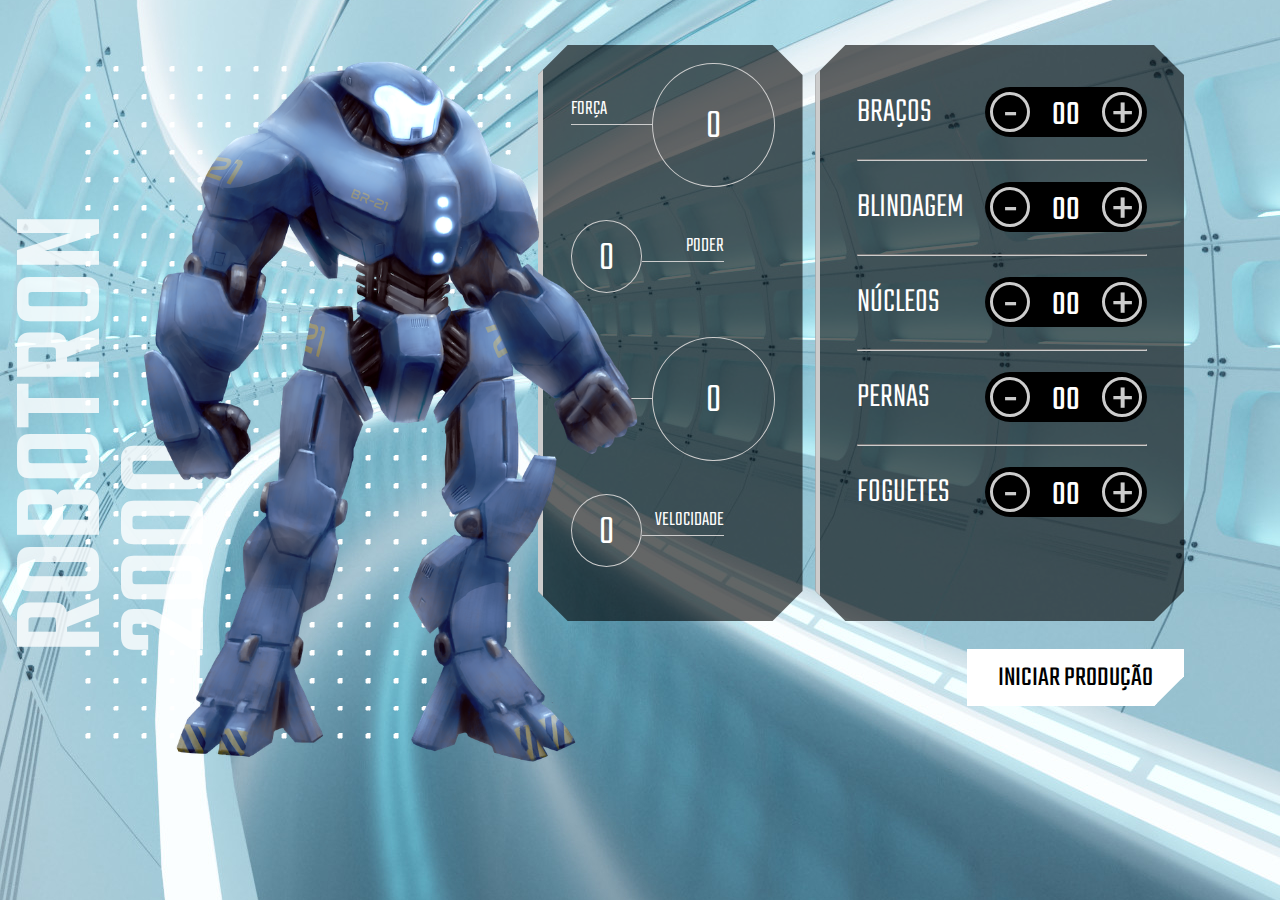
<file: index.html>
<!DOCTYPE html>
<html lang="en">
<head>
    <meta charset="UTF-8">
    <meta http-equiv="X-UA-Compatible" content="IE=edge">
    <meta name="viewport" content="width=device-width, initial-scale=1.0">
    <link rel="shortcut icon" type="image/jpg" href="img/favicon.ico"/>
    <title>Robotron 2000</title>

    <link rel="stylesheet" href="css/style.css">
    <link rel="preconnect" href="https://fonts.googleapis.com">
    <link rel="preconnect" href="https://fonts.gstatic.com" crossorigin>
    <link href="https://fonts.googleapis.com/css2?family=Teko:wght@300;500&display=swap" rel="stylesheet"> 
</head>
<body>
    <main>
        <section class="robotron">
            <img class="robo" src="img/robotron.png" alt="Robotron">
            <figcaption class="titulo">ROBOTRON <br>2000</figcaption>
        </section>

        <section class="box estatisticas">
            <div class="estatistica">
                <p class="estatistica-titulo">Força</p>
                <div class="estatistica-valor">
                    <p class="estatistica-numero" data-estatistica="forca">0</p>
                </div>
            </div>
            <div class="estatistica">
                <p class="estatistica-titulo">Poder</p>
                <div class="estatistica-valor">
                    <p class="estatistica-numero" data-estatistica="poder">0</p>
                </div>
            </div>
            <div class="estatistica">
                <p class="estatistica-titulo">Energia</p>
                <div class="estatistica-valor">
                    <p class="estatistica-numero" data-estatistica="energia">0</p>
                </div>
            </div>
            <div class="estatistica">
                <p class="estatistica-titulo">Velocidade</p>
                <div class="estatistica-valor">
                    <p class="estatistica-numero" data-estatistica="velocidade">0</p>
                </div>
            </div>
        </section>

        <section class="equipamentos">
            <form action="" class="montador">
                <div class="box montador-conteudo">
                    <div class="peca">
                        <label for="" class="peca-titulo">Braços</label>
                        <div class="controle">
                            <buttom class="controle-ajuste" data-controle="-" data-peca="bracos">-</buttom>
                            <input type="text" class="controle-contador" value="00" data-contador>
                            <buttom class="controle-ajuste" data-controle="+" data-peca="bracos">+</buttom>
                        </div>
                    </div>
                    <hr class="linha">
                    <div class="peca">
                        <label for="" class="peca-titulo">Blindagem</label>
                        <div class="controle">
                            <buttom class="controle-ajuste" data-controle="-" data-peca="blindagem">-</buttom>
                            <input type="text" class="controle-contador" value="00" data-contador>
                            <buttom class="controle-ajuste" data-controle="+" data-peca="blindagem">+</buttom>
                        </div>
                    </div>
                    <hr class="linha">
                    <div class="peca">
                        <label for="" class="peca-titulo">Núcleos</label>
                        <div class="controle">
                            <buttom class="controle-ajuste" data-controle="-" data-peca="nucleos">-</buttom>
                            <input type="text" class="controle-contador" value="00" data-contador>
                            <buttom class="controle-ajuste" data-controle="+" data-peca="nucleos">+</buttom>
                        </div>
                    </div>
                    <hr class="linha">
                    <div class="peca">
                        <label for="" class="peca-titulo">Pernas</label>
                        <div class="controle">
                            <buttom class="controle-ajuste" data-controle="-" data-peca="pernas">-</buttom>
                            <input type="text" class="controle-contador" value="00" data-contador>
                            <buttom class="controle-ajuste" data-controle="+" data-peca="pernas">+</buttom>
                        </div>
                    </div>
                    <hr class="linha">
                    <div class="peca">
                        <label for="" class="peca-titulo">Foguetes</label>
                        <div class="controle">
                            <buttom class="controle-ajuste" data-controle="-" data-peca="foguete">-</buttom>
                            <input type="text" class="controle-contador" value="00" data-contador>
                            <buttom class="controle-ajuste" data-controle="+" data-peca="foguete">+</buttom>
                        </div>
                    </div>
                </div>
                <input type="submit" value="Iniciar produção" class="producao" id="producao">
            </form>
        </section>
    </main>
    <script rel="javascript" src="./js/main.js"></script>
</body>
</html>
</file>
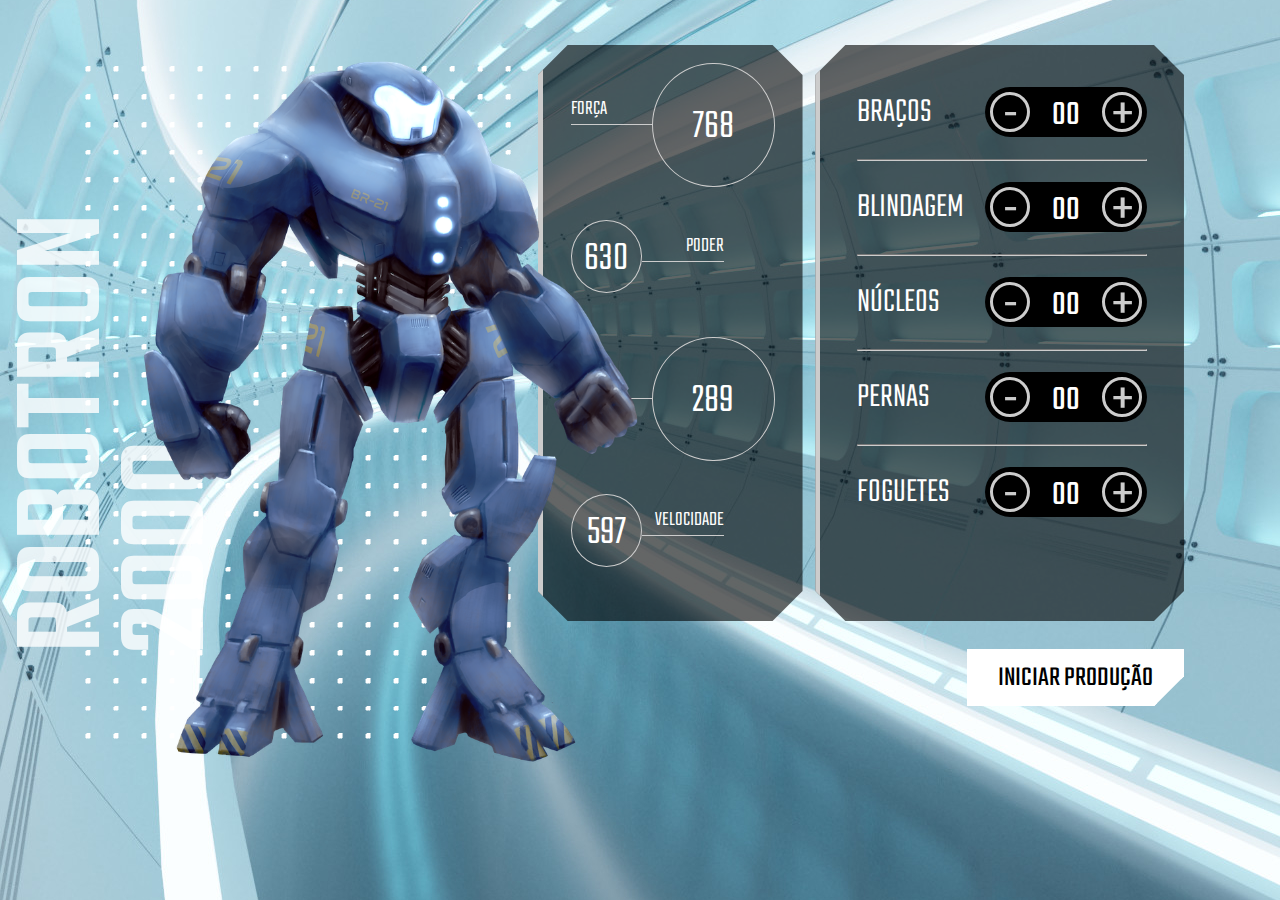
<file: bkp/-robotron-2000-projeto_inicial/index.html>
<!DOCTYPE html>
<html lang="en">
<head>
    <meta charset="UTF-8">
    <meta http-equiv="X-UA-Compatible" content="IE=edge">
    <meta name="viewport" content="width=device-width, initial-scale=1.0">
    <link rel="shortcut icon" type="image/jpg" href="img/favicon.ico"/>
    <title>Robotron 2000</title>

    <link rel="stylesheet" href="css/style.css">
    <link rel="preconnect" href="https://fonts.googleapis.com">
    <link rel="preconnect" href="https://fonts.gstatic.com" crossorigin>
    <link href="https://fonts.googleapis.com/css2?family=Teko:wght@300;500&display=swap" rel="stylesheet"> 
</head>
<body>
    <main>
        <section class="robotron">
            <img class="robo" src="img/robotron.png" alt="Robotron">
            <figcaption class="titulo">ROBOTRON <br>2000</figcaption>
        </section>

        <section class="box estatisticas">
            <div class="estatistica">
                <p class="estatistica-titulo">Força</p>
                <div class="estatistica-valor">
                    <p class="estatistica-numero">768</p>
                </div>
            </div>
            <div class="estatistica">
                <p class="estatistica-titulo">Poder</p>
                <div class="estatistica-valor">
                    <p class="estatistica-numero">630</p>
                </div>
            </div>
            <div class="estatistica">
                <p class="estatistica-titulo">Energia</p>
                <div class="estatistica-valor">
                    <p class="estatistica-numero">289</p>
                </div>
            </div>
            <div class="estatistica">
                <p class="estatistica-titulo">Velocidade</p>
                <div class="estatistica-valor">
                    <p class="estatistica-numero">597</p>
                </div>
            </div>
        </section>

        <section class="equipamentos">
            <form action="" class="montador">
                <div class="box montador-conteudo">
                    <div class="peca">
                        <label for="" class="peca-titulo">Braços</label>
                        <div class="controle">
                            <buttom class="controle-ajuste">-</buttom>
                            <input type="text" class="controle-contador" value="00">
                            <buttom class="controle-ajuste">+</buttom>
                        </div>
                    </div>
                    <hr class="linha">
                    <div class="peca">
                        <label for="" class="peca-titulo">Blindagem</label>
                        <div class="controle">
                            <buttom class="controle-ajuste">-</buttom>
                            <input type="text" class="controle-contador" value="00">
                            <buttom class="controle-ajuste">+</buttom>
                        </div>
                    </div>
                    <hr class="linha">
                    <div class="peca">
                        <label for="" class="peca-titulo">Núcleos</label>
                        <div class="controle">
                            <buttom class="controle-ajuste">-</buttom>
                            <input type="text" class="controle-contador" value="00">
                            <buttom class="controle-ajuste">+</buttom>
                        </div>
                    </div>
                    <hr class="linha">
                    <div class="peca">
                        <label for="" class="peca-titulo">Pernas</label>
                        <div class="controle">
                            <buttom class="controle-ajuste">-</buttom>
                            <input type="text" class="controle-contador" value="00">
                            <buttom class="controle-ajuste">+</buttom>
                        </div>
                    </div>
                    <hr class="linha">
                    <div class="peca">
                        <label for="" class="peca-titulo">Foguetes</label>
                        <div class="controle">
                            <buttom class="controle-ajuste">-</buttom>
                            <input type="text" class="controle-contador" value="00">
                            <buttom class="controle-ajuste">+</buttom>
                        </div>
                    </div>
                </div>
                <input type="submit" value="Iniciar produção" class="producao" id="producao">
            </form>
        </section>
    </main>
</body>
</html>
</file>
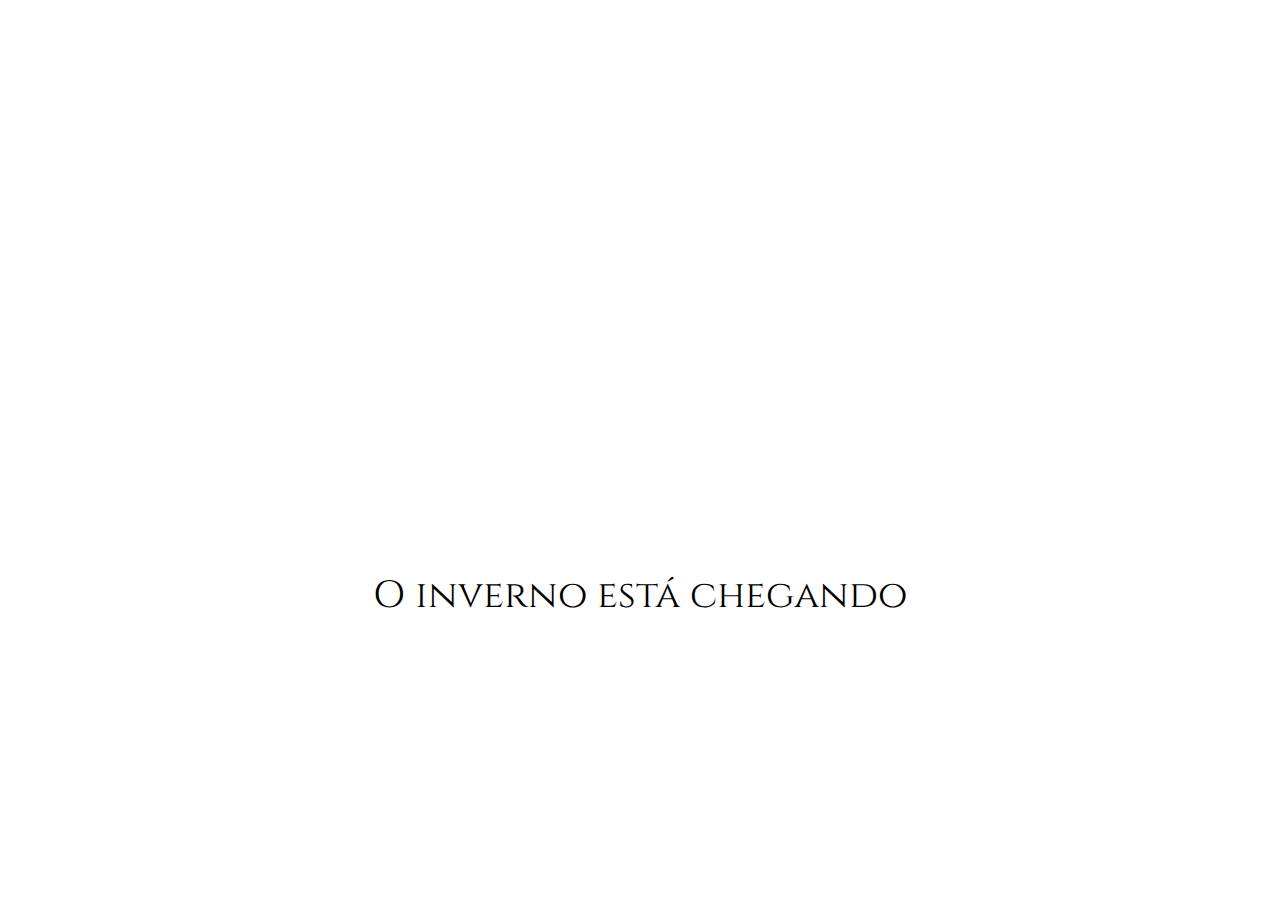
<file: desafio/challenge_1/index.html>
<!DOCTYPE html>
<html lang="en" >
<head>
  <meta charset="UTF-8">
  <title>Manipulando o DOM - Aula 1</title>
  <link rel="stylesheet" href="./style.css">
</head>
<body>

<!-- fonte  --> 
<link rel="preconnect" href="https://fonts.googleapis.com"> 
<link rel="preconnect" href="https://fonts.gstatic.com" crossorigin>
<link href="https://fonts.googleapis.com/css2?family=Cinzel:wght@600&display=swap" rel="stylesheet">
<!-- fonte  -->

<section class="container">
<div class="trono"></div>
<p id="texto">O inverno está chegando</p>
</section>

</body>
</html>
</file>
<file: css/style.css>
:root {
    --main-cinza: #CCCCCC;
    --main-branco: #FFFFFF;
    --main-preto: #000000;
}

* {
    box-sizing: border-box;
}

body {
    background: url(../img/fundo.jpg);
    background-position: center center;
    background-size: cover cover;
    padding: 0;
    margin: 0;
    font-weight: 300;
}

body, input {
    font-family: 'Teko', sans-serif;
}

main {
    width: 80vw;
    height: 80vh;
    margin: 10vh 8vw 10vh 12vw;
    display: flex;
    gap: 1vw;
}

.robotron {
    background: url(../img/estrutura.png) no-repeat;
    background-position: center center;
    margin: 0;
    flex-basis: 40%;
    position: relative;
}

.robo {
    height: 110%;
    z-index: 1;
    position: absolute;
    left: -20%;
    top: -5%;
}

.titulo {
    transform: rotate(180deg);
    font-weight: 500;
    font-size: 130px;
    position: absolute;
    bottom: 7rem;
    left: -3rem;
    line-height: 0.8;
    writing-mode: vertical-rl;
    text-orientation: mixed;
    color: rgba(255,255,255,0.8)
}

.box {
    background: rgba(0,0,0,0.6);
    clip-path: polygon(calc(100% - 30px) 0, 100% 30px, 100% calc(100% - 30px), calc(100% - 30px) 100%, 30px 100%, 0 calc(100% - 30px), 0 30px, 30px 0);
    border-left: 5px solid var(--main-cinza);
    height: 80%;
}

/****************************** Equipamentos *****/

.equipamentos {
    flex-basis: 32%;
}

.montador {
    height: 100%;;
}

.montador-conteudo {
    padding: 2em 10%;
}

.peca {
    padding: 1em 0;
}

.peca-titulo {
    color: var(--main-branco);
    text-transform: uppercase;
    font-size: 2.5em;
}

.controle {
    background: var(--main-preto);
    border-radius: 25px;
    float: right;
    display: inline-flex;
    padding: 5px;
    align-items: center;
    align-self: flex-end;
}

.controle-contador {
    width: 40px;
    height: 35px;
    background: none;
    border: 0;
    margin: 0 1rem;
    color: var(--main-branco);
    text-align: center;
    font-size: 2.5em;
    display: inline-flex;
    align-items: center;
    padding-top: 8px;
}

.controle-ajuste {
    display: inline-block;
    width: 40px;
    height: 40px;
    line-height: 44px;
    border-radius: 50%;
    color: var(--main-cinza);
    font-size: 4em;
    background: var(--main-preto);
    text-align: center;
    border: 3px solid var(--main-cinza);
    cursor: pointer;
}

.linha {
    border-color: var(--main-cinza);
}

.producao {
    margin-top: 1em;
    font-size: 2em;
    text-transform: uppercase;
    padding: 0.2em 1em;
    float: right;
    border: 3px solid var(--main-branco);
    background: var(--main-branco);
    clip-path: polygon(100% 0, 100% calc(100% - 30px), calc(100% - 30px) 100%, 0 100%, 0 0);
    cursor: pointer;
}

.producao:hover {
    background: var(--main-preto);
    color: var(--main-branco)
}



/****************************** Estatísticas *****/
.estatisticas {
    flex-basis: 23%;
    padding: 2em 2em 0;
}

.estatistica {
    color: var(--main-branco);
    display: flex;
    align-items: flex-start;
    height: 25%;
}

.estatistica-titulo {
    font-size: 1.5em;
    border-bottom: 1px solid var(--main-cinza);
    flex-basis: 40%;
    text-transform: uppercase;
    order: 1
}

.estatistica-valor {
    flex-basis: 60%;
    position: relative;
    margin: 10px 0 0;
    order: 2;
    margin: -10px 0 0;
}

.estatistica-valor::after {
    content: "";
    display: block;
    padding-bottom: 100%;
    border: 1px solid var(--main-cinza);
    border-radius: 50%;
}

.estatistica-numero {
    position: absolute;
    top: 50%;
    transform: translateY(-46%);
    width: 100%;
    line-height: 100%;
    text-align: center;
    font-size: 3em;
    margin: 0;
}

.estatistica:nth-child(2n) .estatistica-titulo {
    order: 2;
    text-align: right;
}

.estatistica:nth-child(2n) .estatistica-valor {
    order: 1;
    flex-basis: 35%;
    margin: 10px 0 0;
}

@media screen and (max-width: 1600px) {
    body { 
        font-size: 14px;
    }
    main {
        width: 90vw;
        height: 80vh;
        margin: 5vh auto;
    }
}

@media screen and (max-width: 1200px) {
    body { 
        font-size: 13px;
    }

    main {
        width: 96vw;
        height: 80vh;
        margin: 10vh auto;
    }
}
</file>
<file: bkp/-robotron-2000-projeto_inicial/css/style.css>
:root {
    --main-cinza: #CCCCCC;
    --main-branco: #FFFFFF;
    --main-preto: #000000;
}

* {
    box-sizing: border-box;
}

body {
    background: url(../img/fundo.jpg);
    background-position: center center;
    background-size: cover cover;
    padding: 0;
    margin: 0;
    font-weight: 300;
}

body, input {
    font-family: 'Teko', sans-serif;
}

main {
    width: 80vw;
    height: 80vh;
    margin: 10vh 8vw 10vh 12vw;
    display: flex;
    gap: 1vw;
}

.robotron {
    background: url(../img/estrutura.png) no-repeat;
    background-position: center center;
    margin: 0;
    flex-basis: 40%;
    position: relative;
}

.robo {
    height: 110%;
    z-index: 1;
    position: absolute;
    left: -20%;
    top: -5%;
}

.titulo {
    transform: rotate(180deg);
    font-weight: 500;
    font-size: 130px;
    position: absolute;
    bottom: 7rem;
    left: -3rem;
    line-height: 0.8;
    writing-mode: vertical-rl;
    text-orientation: mixed;
    color: rgba(255,255,255,0.8)
}

.box {
    background: rgba(0,0,0,0.6);
    clip-path: polygon(calc(100% - 30px) 0, 100% 30px, 100% calc(100% - 30px), calc(100% - 30px) 100%, 30px 100%, 0 calc(100% - 30px), 0 30px, 30px 0);
    border-left: 5px solid var(--main-cinza);
    height: 80%;
}

/****************************** Equipamentos *****/

.equipamentos {
    flex-basis: 32%;
}

.montador {
    height: 100%;;
}

.montador-conteudo {
    padding: 2em 10%;
}

.peca {
    padding: 1em 0;
}

.peca-titulo {
    color: var(--main-branco);
    text-transform: uppercase;
    font-size: 2.5em;
}

.controle {
    background: var(--main-preto);
    border-radius: 25px;
    float: right;
    display: inline-flex;
    padding: 5px;
    align-items: center;
    align-self: flex-end;
}

.controle-contador {
    width: 40px;
    height: 35px;
    background: none;
    border: 0;
    margin: 0 1rem;
    color: var(--main-branco);
    text-align: center;
    font-size: 2.5em;
    display: inline-flex;
    align-items: center;
    padding-top: 8px;
}

.controle-ajuste {
    display: inline-block;
    width: 40px;
    height: 40px;
    line-height: 44px;
    border-radius: 50%;
    color: var(--main-cinza);
    font-size: 4em;
    background: var(--main-preto);
    text-align: center;
    border: 3px solid var(--main-cinza);
    cursor: pointer;
}

.linha {
    border-color: var(--main-cinza);
}

.producao {
    margin-top: 1em;
    font-size: 2em;
    text-transform: uppercase;
    padding: 0.2em 1em;
    float: right;
    border: 3px solid var(--main-branco);
    background: var(--main-branco);
    clip-path: polygon(100% 0, 100% calc(100% - 30px), calc(100% - 30px) 100%, 0 100%, 0 0);
    cursor: pointer;
}

.producao:hover {
    background: var(--main-preto);
    color: var(--main-branco)
}



/****************************** Estatísticas *****/
.estatisticas {
    flex-basis: 23%;
    padding: 2em 2em 0;
}

.estatistica {
    color: var(--main-branco);
    display: flex;
    align-items: flex-start;
    height: 25%;
}

.estatistica-titulo {
    font-size: 1.5em;
    border-bottom: 1px solid var(--main-cinza);
    flex-basis: 40%;
    text-transform: uppercase;
    order: 1
}

.estatistica-valor {
    flex-basis: 60%;
    position: relative;
    margin: 10px 0 0;
    order: 2;
    margin: -10px 0 0;
}

.estatistica-valor::after {
    content: "";
    display: block;
    padding-bottom: 100%;
    border: 1px solid var(--main-cinza);
    border-radius: 50%;
}

.estatistica-numero {
    position: absolute;
    top: 50%;
    transform: translateY(-46%);
    width: 100%;
    line-height: 100%;
    text-align: center;
    font-size: 3em;
    margin: 0;
}

.estatistica:nth-child(2n) .estatistica-titulo {
    order: 2;
    text-align: right;
}

.estatistica:nth-child(2n) .estatistica-valor {
    order: 1;
    flex-basis: 35%;
    margin: 10px 0 0;
}

@media screen and (max-width: 1600px) {
    body { 
        font-size: 14px;
    }
    main {
        width: 90vw;
        height: 80vh;
        margin: 5vh auto;
    }
}

@media screen and (max-width: 1200px) {
    body { 
        font-size: 13px;
    }

    main {
        width: 96vw;
        height: 80vh;
        margin: 10vh auto;
    }
}
</file>
<file: desafio/challenge_1/style.css>
* {
    margin: 0;
    padding: 0;
  }
  
  body {
    background: var(--cor-fundo);
    color: var(--cor-fonte);
    font-family: 'Cinzel', serif;
    font-size: 38px;
    user-select: none;
    transition: 2s;
  }
  
  .container {
    height: 90vh;
    width: 100%;
    display: flex;
    flex-direction: column;
    justify-content: center;
    align-items: center;
  }
  
  .trono {
    background-image: url("https://caelum-online-public.s3.amazonaws.com/1369-alura-mais-dark-mode/trono-preto.png");
    background-size: cover;
    width: 450px;
    height: 350px;
    margin-bottom: 30px;
    position: relative;
    top: 10%;
    right: 5%;
  }
</file>
